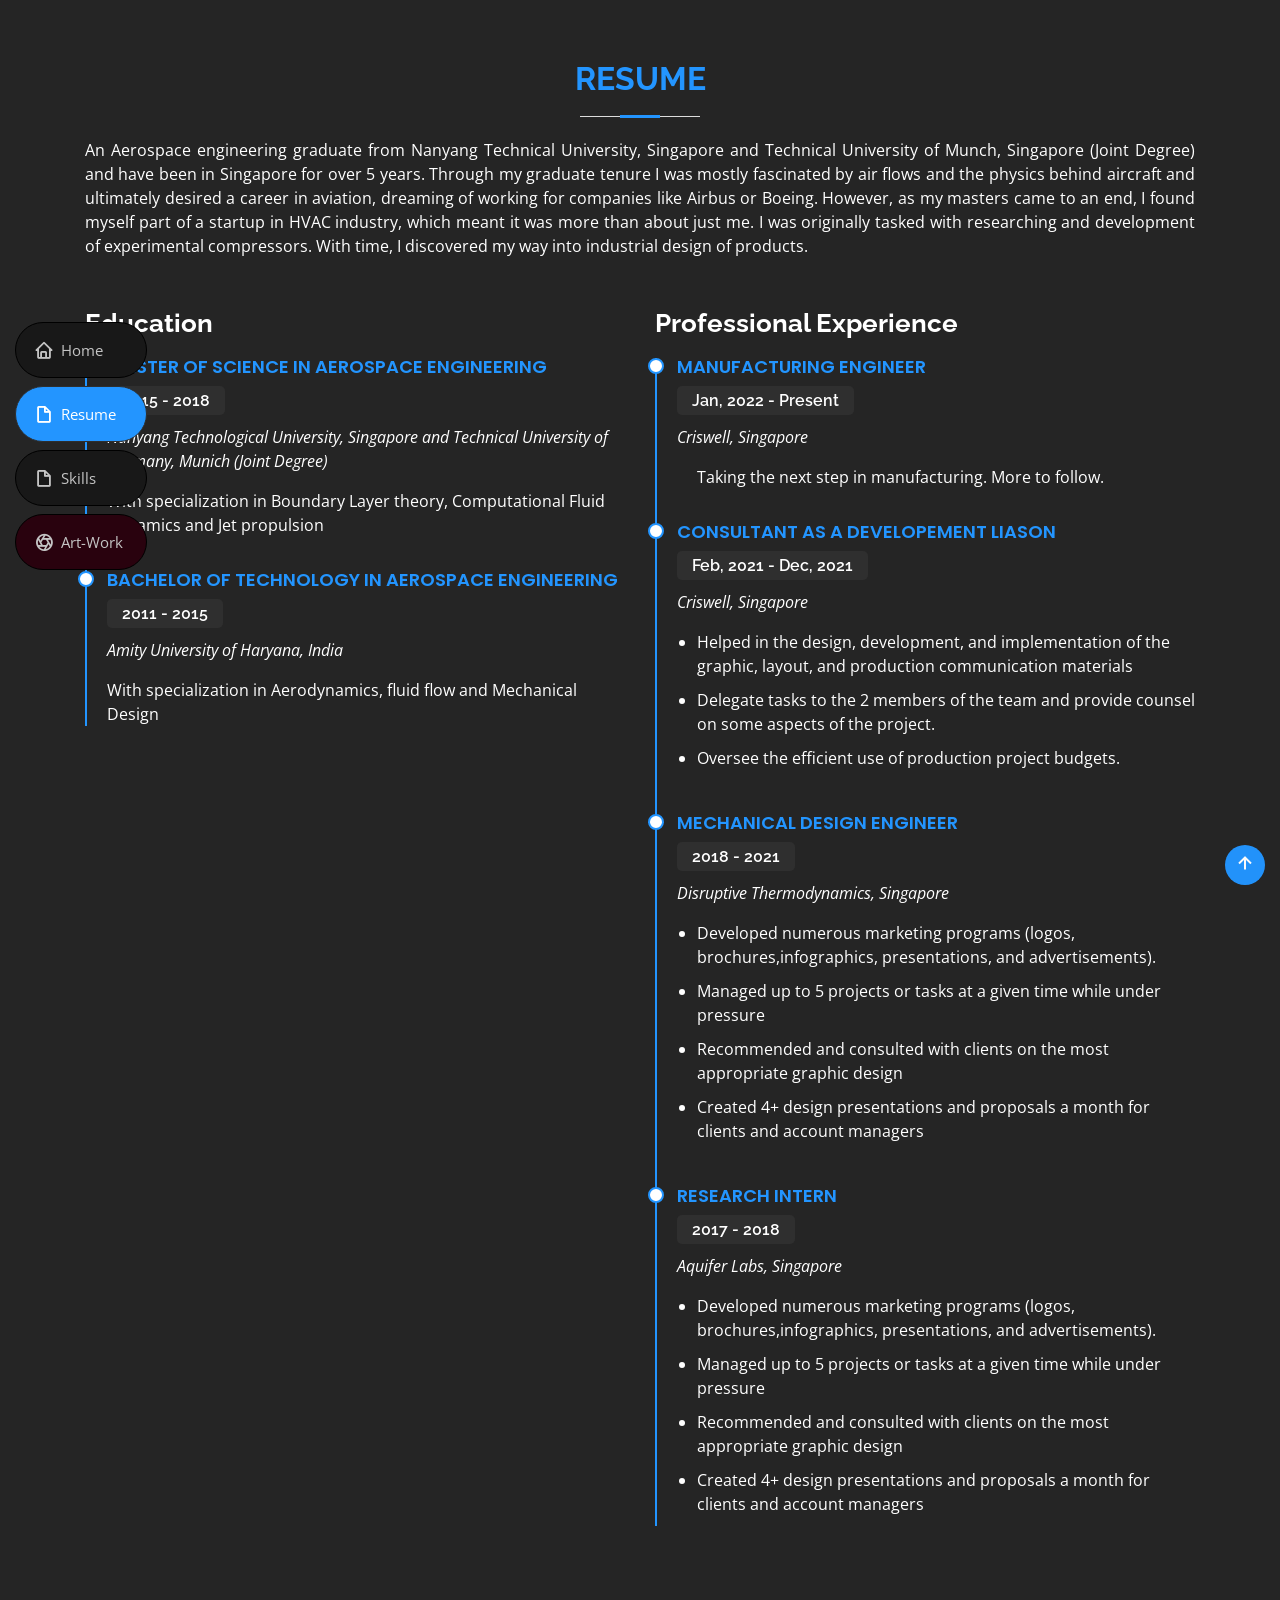
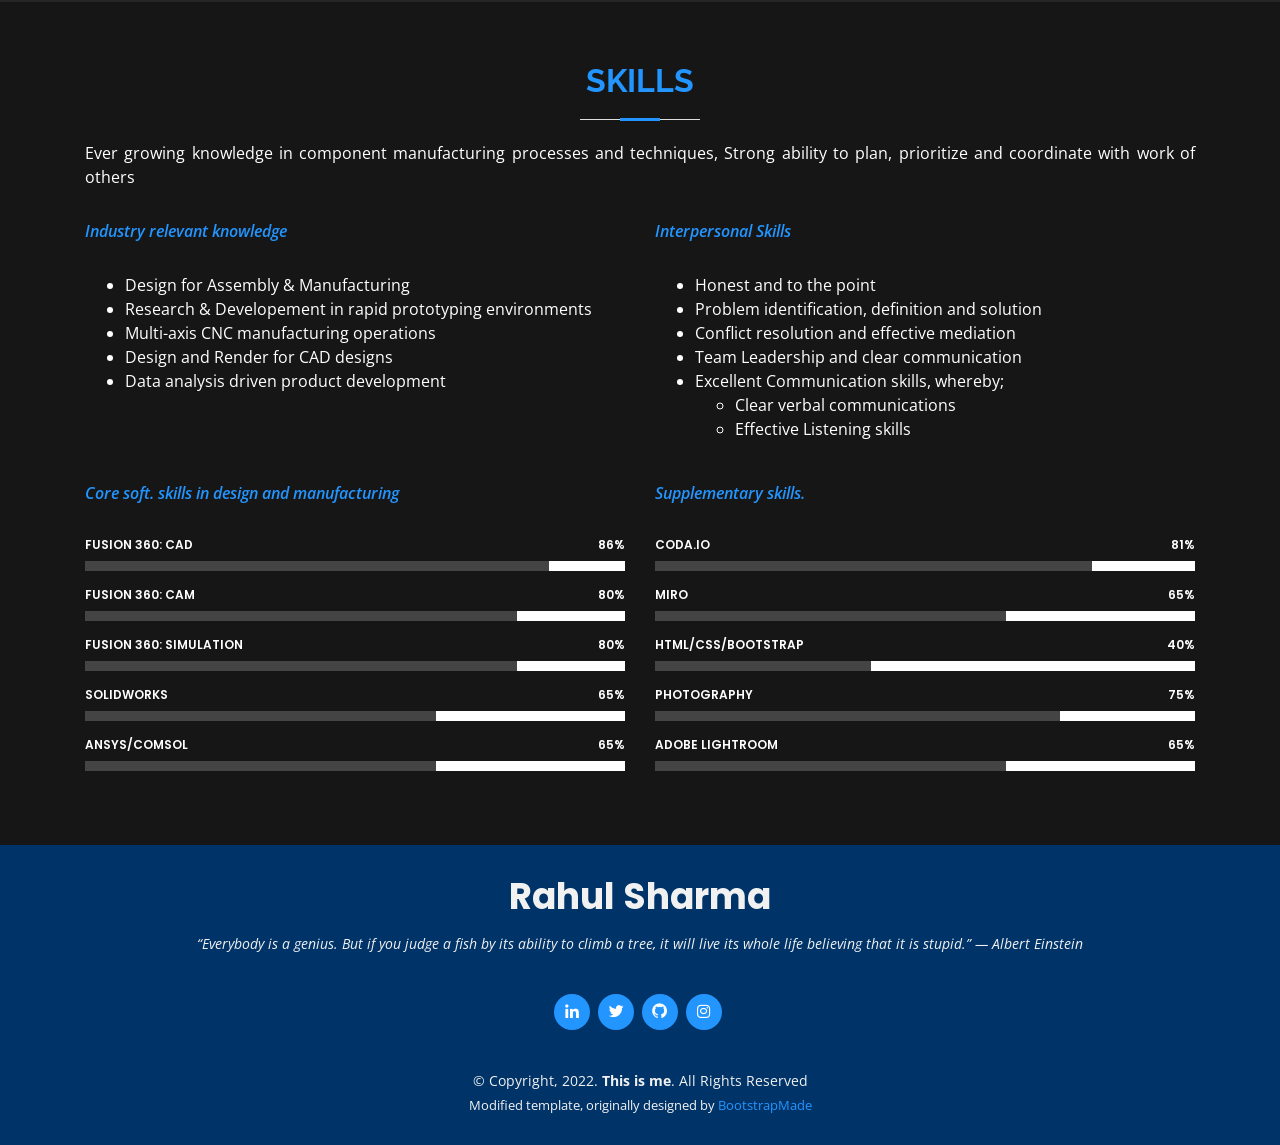
<file: resume.html>
<!DOCTYPE html>
<html lang="en">

<head>
  <meta charset="utf-8">
  <meta content="width=device-width, initial-scale=1.0" name="viewport">

  <title>This is me | Resume</title>
  <meta content="Personal Website" name="description">
  <meta content="HTML, CSS, JavaScript, Portfolio, Work, Photography, My work, Learning, Rahul" name="keywords">
  <meta content="Rahul Sharma" name="author">

  <!-- Cloudflare Web Analytics -->
  <script defer src='https://static.cloudflareinsights.com/beacon.min.js'
    data-cf-beacon='{"token": "698974c22c894425bd2ba58de06ae4e2"}'></script>
  <!-- End Cloudflare Web Analytics -->

  <!-- Global site tag (gtag.js) - Google Analytics -->
  <script async src="https://www.googletagmanager.com/gtag/js?id=G-GDB1FDJ98K"></script>
  <script>
    window.dataLayer = window.dataLayer || [];

    function gtag() {
      dataLayer.push(arguments);
    }
    gtag('js', new Date());

    gtag('config', 'G-GDB1FDJ98K');
  </script>

  <!-- Favicons -->
  <link href="assets/img/favicon.jpg" rel="icon">
  <link href="assets/img/apple-touch-icon.jpg" rel="apple-touch-icon">

  <!-- Google Fonts -->
  <link
    href="https://fonts.googleapis.com/css?family=Open+Sans:300,300i,400,400i,600,600i,700,700i|Raleway:300,300i,400,400i,500,500i,600,600i,700,700i|Poppins:300,300i,400,400i,500,500i,600,600i,700,700i"
    rel="stylesheet">

  <!-- Vendor CSS Files -->
  <link href="assets/vendor/bootstrap/css/bootstrap.min.css" rel="stylesheet">
  <link href="assets/vendor/icofont/icofont.min.css" rel="stylesheet">
  <link href="assets/vendor/boxicons/css/boxicons.min.css" rel="stylesheet">
  <link href="assets/vendor/venobox/venobox.css" rel="stylesheet">
  <link href="assets/vendor/owl.carousel/assets/owl.carousel.min.css" rel="stylesheet">
  <link href="assets/vendor/aos/aos.css" rel="stylesheet">

  <!-- Template Main CSS File -->
  <link href="assets/css/style.css" rel="stylesheet">

  <!-- =======================================================
  * Template Name: MyResume - v2.2.1
  * Template URL: https://bootstrapmade.com/free-html-bootstrap-template-my-resume/
  * Author: BootstrapMade.com
  * License: https://bootstrapmade.com/license/
  ======================================================== -->
</head>

<body>

  <!-- ======= Mobile nav toggle button ======= -->
  <button type="button" class="mobile-nav-toggle d-xl-none"><i class="icofont-navigation-menu"></i></button>

  <!-- ======= Header ======= -->
  <header id="header" class="d-flex flex-column justify-content-center">

    <nav class="nav-menu">
      <ul>
        <li><a href="https://rahulll.com"><i class="bx bx-home"></i> <span>Home</span></a></li>
        <li class="active"><a href="#resume"><i class="bx bx-file-blank"></i> <span>Resume</span></a></li>
        <li><a href="#skills"><i class="bx bx-file-blank"></i> <span>Skills</span></a></li>
        <li><a href="https://www.rahulsharma.xyz" target="_blank" class="photos"><i class="bx bx-aperture"></i>
            <span>Art-Work</span></a></li>
        <!--<li><a href="#services"><i class="bx bx-server"></i> <span>My Blog!</span></a></li>-->

      </ul>

    </nav><!-- .nav-menu -->

  </header><!-- End Header -->

  <main id="main">




    <!-- ======= Resume Section ======= -->
    <section id="resume" class="resume">
      <div class="container" data-aos="fade-up">

        <div class="section-title">
          <h2>Resume</h2>
          <p>An Aerospace engineering graduate from Nanyang Technical University, Singapore and Technical University of
            Munch, Singapore (Joint Degree) and have been in Singapore for over 5 years. Through my graduate tenure I
            was mostly fascinated by air flows and the physics behind aircraft and ultimately desired a career in
            aviation, dreaming of working for companies like Airbus or Boeing. However, as my masters came to an end, I
            found myself part of a startup in HVAC industry, which meant it was more than about just me. I was
            originally tasked with researching and development of experimental compressors. With time, I discovered my
            way into industrial design of products.</p>
        </div>

        <div class="row">
          <div class="col-lg-6">

            <h3 class="resume-title">Education</h3>
            <div class="resume-item">
              <h4>Master of Science in Aerospace Engineering</h4>
              <h5>2015 - 2018</h5>
              <p><em>Nanyang Technological University, Singapore and Technical University of Germany, Munich (Joint
                  Degree)</em></p>
              <p>With specialization in Boundary Layer theory, Computational Fluid Dynamics and Jet propulsion</p>
            </div>
            <div class="resume-item">
              <h4>Bachelor of Technology in Aerospace Engineering</h4>
              <h5>2011 - 2015</h5>
              <p><em>Amity University of Haryana, India</em></p>
              <p>With specialization in Aerodynamics, fluid flow and Mechanical Design</p>
            </div>
          </div>
          <div class="col-lg-6">
            <h3 class="resume-title">Professional Experience</h3>

            <div class="resume-item">
              <h4>Manufacturing Engineer</h4>
              <h5>Jan, 2022 - Present</h5>
              <p><em>Criswell, Singapore</em></p>
              <ul>
                Taking the next step in manufacturing. More to follow.
              </ul>
            </div>

            <div class="resume-item">
              <h4>Consultant as a Developement liason</h4>
              <h5>Feb, 2021 - Dec, 2021</h5>
              <p><em>Criswell, Singapore</em></p>
              <ul>
                <li>Helped in the design, development, and implementation of the graphic, layout, and production
                  communication materials</li>
                <li>Delegate tasks to the 2 members of the team and provide counsel on some aspects of the
                  project. </li>
                <li>Oversee the efficient use of production project budgets.</li>
              </ul>
            </div>

            <div class="resume-item">
              <h4>Mechanical Design engineer</h4>
              <h5>2018 - 2021</h5>
              <p><em>Disruptive Thermodynamics, Singapore</em></p>
              <ul>
                <li>Developed numerous marketing programs (logos, brochures,infographics, presentations, and
                  advertisements).</li>
                <li>Managed up to 5 projects or tasks at a given time while under pressure</li>
                <li>Recommended and consulted with clients on the most appropriate graphic design</li>
                <li>Created 4+ design presentations and proposals a month for clients and account managers</li>
              </ul>
            </div>

            <div class="resume-item">
              <h4>Research Intern</h4>
              <h5>2017 - 2018</h5>
              <p><em>Aquifer Labs, Singapore</em></p>
              <ul>
                <li>Developed numerous marketing programs (logos, brochures,infographics, presentations, and
                  advertisements).</li>
                <li>Managed up to 5 projects or tasks at a given time while under pressure</li>
                <li>Recommended and consulted with clients on the most appropriate graphic design</li>
                <li>Created 4+ design presentations and proposals a month for clients and account managers</li>
              </ul>
            </div>
          </div>
        </div>

      </div>
    </section><!-- End Resume Section -->

    <!-- ======= Skills Section ======= -->
    <section id="skills" class="skills section-bg">
      <div class="container" data-aos="fade-up">

        <div class="section-title">
          <h2>Skills</h2>
          <p>Ever growing knowledge in component manufacturing processes and techniques, Strong ability to plan,
            prioritize and coordinate with work of others</p>
        </div>

        <div class="row skills-content">

          <div class="col-lg-6">

            <div class="section-title">
              <p style="color: #2395ff; font-weight: 600; font-style: italic;">Industry relevant knowledge</p>
            </div>

            <div class="resume-item pb-0">
              <ul>
                <li>Design for Assembly & Manufacturing</li>
                <li>Research & Developement in rapid prototyping environments</li>
                <li>Multi-axis CNC manufacturing operations</li>
                <li>Design and Render for CAD designs</li>
                <li>Data analysis driven product development</li>
              </ul>
            </div>
          </div>

          <div class="col-lg-6">

            <div class="section-title">
              <p style="color: #2395ff; font-weight: 600; font-style: italic;">Interpersonal Skills</p>
            </div>

            <div class="resume-item pb-0">
              <ul>
                <li>Honest and to the point</li>
                <li>Problem identification, definition and solution</li>
                <li>Conflict resolution and effective mediation</li>
                <li>Team Leadership and clear communication</li>
                <li>Excellent Communication skills, whereby;
                  <ul>
                    <li>Clear verbal communications</li>
                    <li>Effective Listening skills</li>
                  </ul>
              </ul>
            </div>
          </div>
          <div class="col-lg-6">

            <div class="section-title">
              <br>
              <p style="color: #2395ff; font-weight: 600; font-style: italic;">Core soft. skills in design and
                manufacturing</p>
            </div>

            <div class="progress">
              <span class="skill">Fusion 360: CAD <i class="val">86%</i></span>
              <div class="progress-bar-wrap">
                <div class="progress-bar" role="progressbar" aria-valuenow="86" aria-valuemin="0" aria-valuemax="100">
                </div>
              </div>
            </div>

            <div class="progress">
              <span class="skill">Fusion 360: CAM <i class="val">80%</i></span>
              <div class="progress-bar-wrap">
                <div class="progress-bar" role="progressbar" aria-valuenow="80" aria-valuemin="0" aria-valuemax="100">
                </div>
              </div>
            </div>

            <div class="progress">
              <span class="skill">Fusion 360: Simulation <i class="val">80%</i></span>
              <div class="progress-bar-wrap">
                <div class="progress-bar" role="progressbar" aria-valuenow="80" aria-valuemin="0" aria-valuemax="100">
                </div>
              </div>
            </div>

            <div class="progress">
              <span class="skill">Solidworks <i class="val">65%</i></span>
              <div class="progress-bar-wrap">
                <div class="progress-bar" role="progressbar" aria-valuenow="65" aria-valuemin="0" aria-valuemax="100">
                </div>
              </div>
            </div>

            <div class="progress">
              <span class="skill">Ansys/Comsol <i class="val">65%</i></span>
              <div class="progress-bar-wrap">
                <div class="progress-bar" role="progressbar" aria-valuenow="65" aria-valuemin="0" aria-valuemax="100">
                </div>
              </div>
            </div>

          </div>

          <div class="col-lg-6">

            <div class="section-title">
              <br>
              <p style="color: #2395ff; font-weight: 600; font-style: italic;">Supplementary skills.</p>
            </div>

            <div class="progress">
              <span class="skill">Coda.io <i class="val">81%</i></span>
              <div class="progress-bar-wrap">
                <div class="progress-bar" role="progressbar" aria-valuenow="81" aria-valuemin="0" aria-valuemax="100">
                </div>
              </div>
            </div>

            <div class="progress">
              <span class="skill">Miro<i class="val">65%</i></span>
              <div class="progress-bar-wrap">
                <div class="progress-bar" role="progressbar" aria-valuenow="65" aria-valuemin="0" aria-valuemax="100">
                </div>
              </div>
            </div>

            <div class="progress">
              <span class="skill">HTML/CSS/Bootstrap <i class="val">40%</i></span>
              <div class="progress-bar-wrap">
                <div class="progress-bar" role="progressbar" aria-valuenow="40" aria-valuemin="0" aria-valuemax="100">
                </div>
              </div>
            </div>

            <div class="progress">
              <span class="skill">Photography <i class="val">75%</i></span>
              <div class="progress-bar-wrap">
                <div class="progress-bar" role="progressbar" aria-valuenow="75" aria-valuemin="0" aria-valuemax="100">
                </div>
              </div>
            </div>

            <div class="progress">
              <span class="skill">Adobe Lightroom <i class="val">65%</i></span>
              <div class="progress-bar-wrap">
                <div class="progress-bar" role="progressbar" aria-valuenow="65" aria-valuemin="0" aria-valuemax="100">
                </div>
              </div>
            </div>


          </div>

        </div>

      </div>
    </section><!-- End Skills Section -->
  </main><!-- End #main -->

  <!-- ======= Footer ======= -->
  <footer id="footer">
    <div class="container">
      <h3>Rahul Sharma</h3>
      <p>“Everybody is a genius. But if you judge a fish by its ability to climb a tree, it will live its whole life
        believing that it is stupid.” — Albert Einstein</p>
      <div class="social-links">
        <a href="https://www.linkedin.com/in/rahul-sha/" class="linkedin"><i class="bx bxl-linkedin"></i></a>
        <a href="https://twitter.com/xo_rahul" class="twitter"><i class="bx bxl-twitter"></i></a>
        <a href="https://github.com/rahul-sha" class="github" target="_blank"><i class="bx bxl-github"></i></a>
        <a href="https://www.instagram.com/xo_rahulll/" class="instagram"><i class="bx bxl-instagram"></i></a>

        <!--<a href="#" class="facebook"><i class="bx bxl-facebook"></i></a>
        <a href="#" class="google-plus"><i class="bx bxl-skype"></i></a>
        -->
      </div>
      <div class="copyright">
        &copy; Copyright, 2022. <strong><span>This is me</span></strong>. All Rights Reserved
      </div>

      <div class="credits">
        <!-- All the links in the footer should remain intact. -->
        <!-- You can delete the links only if you purchased the pro version. -->
        <!-- Licensing information: [license-url] -->
        <!-- Purchase the pro version with working PHP/AJAX contact form: https://bootstrapmade.com/free-html-bootstrap-template-my-resume/ -->
        Modified template, originally designed by <a href="https://bootstrapmade.com/">BootstrapMade</a>
      </div>
    </div>
  </footer><!-- End Footer -->

  <a href="#" class="back-to-top"><i class="bx bx-up-arrow-alt"></i></a>
  <div id="preloader"></div>

  <!-- Vendor JS Files -->
  <script src="assets/vendor/jquery/jquery.min.js"></script>
  <script src="assets/vendor/bootstrap/js/bootstrap.bundle.min.js"></script>
  <script src="assets/vendor/jquery.easing/jquery.easing.min.js"></script>
  <script src="assets/vendor/php-email-form/validate.js"></script>
  <script src="assets/vendor/waypoints/jquery.waypoints.min.js"></script>
  <script src="assets/vendor/counterup/counterup.min.js"></script>
  <script src="assets/vendor/isotope-layout/isotope.pkgd.min.js"></script>
  <script src="assets/vendor/venobox/venobox.min.js"></script>
  <script src="assets/vendor/owl.carousel/owl.carousel.min.js"></script>
  <script src="assets/vendor/typed.js/typed.min.js"></script>
  <script src="assets/vendor/aos/aos.js"></script>

  <!-- Template Main JS File -->
  <script src="assets/js/main.js"></script>

</body>

</html>
</file>
<file: assets/vendor/venobox/venobox.css>
.vbox-overlay *,.vbox-overlay *:before,.vbox-overlay *:after{-webkit-backface-visibility:hidden;-webkit-box-sizing:border-box;-moz-box-sizing:border-box;box-sizing:border-box}.vbox-overlay *{-webkit-backface-visibility:visible;backface-visibility:visible}.vbox-overlay{display:-webkit-flex;display:flex;-webkit-flex-direction:column;flex-direction:column;-webkit-justify-content:center;justify-content:center;-webkit-align-items:center;align-items:center;position:fixed;left:0;top:0;bottom:0;right:0;z-index:999999}.vbox-title{width:100%;height:40px;float:left;text-align:center;line-height:28px;font-size:12px;padding:6px 50px;overflow:hidden;position:fixed;display:none;left:0;z-index:89}.vbox-close{cursor:pointer;position:fixed;top:-1px;right:0;width:50px;height:40px;padding:6px;display:block;background-position:10px center;overflow:hidden;font-size:24px;line-height:1;text-align:center;z-index:99}.vbox-left{cursor:pointer;position:fixed;left:0;height:40px;overflow:hidden;line-height:28px;font-size:12px;z-index:99;display:flex;align-items:center}.vbox-num{display:inline-block;margin:6px 0 6px 15px}.vbox-share{line-height:28px;font-size:12px;overflow:hidden;position:fixed;left:0;z-index:98;display:flex;align-items:center;justify-content:center;width:100%;text-align:center}.vbox-share svg{max-height:28px;width:28px;z-index:10;margin-left:12px;margin-top:6px;margin-bottom:6px;vertical-align:middle}.vbox-next,.vbox-prev{position:fixed;top:50%;margin-top:-15px;overflow:hidden;cursor:pointer;display:block;width:45px;height:45px;z-index:99}.vbox-next span,.vbox-prev span{position:relative;width:20px;height:20px;border:2px solid transparent;border-top-color:#B6B6B6;border-right-color:#B6B6B6;text-indent:-100px;position:absolute;top:8px;display:block}.vbox-prev{left:15px}.vbox-next{right:15px}.vbox-prev span{left:10px;-ms-transform:rotate(-135deg);-webkit-transform:rotate(-135deg);transform:rotate(-135deg)}.vbox-next span{-ms-transform:rotate(45deg);-webkit-transform:rotate(45deg);transform:rotate(45deg);right:10px}.vbox-inline{width:420px;height:315px;height:70vh;padding:10px;background:#fff;margin:0 auto;overflow:auto;text-align:left}.venoframe{max-width:100%;width:100%;border:none;width:100%;height:260px;height:70vh}.venoframe.vbvid{height:260px}@media (min-width:768px){.venoframe,.vbox-inline{width:90%;height:360px;height:70vh}.venoframe.vbvid{width:640px;height:360px}}@media (min-width:992px){.venoframe,.vbox-inline{max-width:1200px;width:80%;height:540px;height:70vh}.venoframe.vbvid{width:960px;height:540px}}.vbox-open{overflow:hidden}.vbox-container{position:absolute;left:0;right:0;top:0;bottom:0;overflow-x:hidden;overflow-y:scroll;overflow-scrolling:touch;-webkit-overflow-scrolling:touch;z-index:20;max-height:100%}.vbox-content{text-align:center;float:left;width:100%;position:relative;overflow:hidden;padding:20px 4%}.vbox-container img{max-width:100%;height:auto}.vbox-figlio{box-shadow:0 0 12px rgba(0,0,0,.19),0 6px 6px rgba(0,0,0,.23);max-width:100%;text-align:initial}img.vbox-figlio{-webkit-user-select:none;-khtml-user-select:none;-moz-user-select:none;-o-user-select:none;user-select:none}.vbox-content.swipe-left{margin-left:-200px!important}.vbox-content.swipe-right{margin-left:200px!important}.vbox-animated{webkit-transition:margin 300ms ease-out;transition:margin 300ms ease-out}.sk-double-bounce,.sk-rotating-plane{width:40px;height:40px;margin:40px auto}.sk-rotating-plane{background-color:#333;-webkit-animation:sk-rotatePlane 1.2s infinite ease-in-out;animation:sk-rotatePlane 1.2s infinite ease-in-out}@-webkit-keyframes sk-rotatePlane{0%{-webkit-transform:perspective(120px) rotateX(0) rotateY(0);transform:perspective(120px) rotateX(0) rotateY(0)}50%{-webkit-transform:perspective(120px) rotateX(-180.1deg) rotateY(0);transform:perspective(120px) rotateX(-180.1deg) rotateY(0)}100%{-webkit-transform:perspective(120px) rotateX(-180deg) rotateY(-179.9deg);transform:perspective(120px) rotateX(-180deg) rotateY(-179.9deg)}}@keyframes sk-rotatePlane{0%{-webkit-transform:perspective(120px) rotateX(0) rotateY(0);transform:perspective(120px) rotateX(0) rotateY(0)}50%{-webkit-transform:perspective(120px) rotateX(-180.1deg) rotateY(0);transform:perspective(120px) rotateX(-180.1deg) rotateY(0)}100%{-webkit-transform:perspective(120px) rotateX(-180deg) rotateY(-179.9deg);transform:perspective(120px) rotateX(-180deg) rotateY(-179.9deg)}}.sk-double-bounce{position:relative}.sk-double-bounce .sk-child{width:100%;height:100%;border-radius:50%;background-color:#333;opacity:.6;position:absolute;top:0;left:0;-webkit-animation:sk-doubleBounce 2s infinite ease-in-out;animation:sk-doubleBounce 2s infinite ease-in-out}.sk-chasing-dots .sk-child,.sk-spinner-pulse,.sk-three-bounce .sk-child{background-color:#333;border-radius:100%}.sk-double-bounce .sk-double-bounce2{-webkit-animation-delay:-1s;animation-delay:-1s}@-webkit-keyframes sk-doubleBounce{0%,100%{-webkit-transform:scale(0);transform:scale(0)}50%{-webkit-transform:scale(1);transform:scale(1)}}@keyframes sk-doubleBounce{0%,100%{-webkit-transform:scale(0);transform:scale(0)}50%{-webkit-transform:scale(1);transform:scale(1)}}.sk-wave{margin:40px auto;width:50px;height:40px;text-align:center;font-size:10px}.sk-wave .sk-rect{background-color:#333;height:100%;width:6px;display:inline-block;-webkit-animation:sk-waveStretchDelay 1.2s infinite ease-in-out;animation:sk-waveStretchDelay 1.2s infinite ease-in-out}.sk-wave .sk-rect1{-webkit-animation-delay:-1.2s;animation-delay:-1.2s}.sk-wave .sk-rect2{-webkit-animation-delay:-1.1s;animation-delay:-1.1s}.sk-wave .sk-rect3{-webkit-animation-delay:-1s;animation-delay:-1s}.sk-wave .sk-rect4{-webkit-animation-delay:-.9s;animation-delay:-.9s}.sk-wave .sk-rect5{-webkit-animation-delay:-.8s;animation-delay:-.8s}@-webkit-keyframes sk-waveStretchDelay{0%,100%,40%{-webkit-transform:scaleY(.4);transform:scaleY(.4)}20%{-webkit-transform:scaleY(1);transform:scaleY(1)}}@keyframes sk-waveStretchDelay{0%,100%,40%{-webkit-transform:scaleY(.4);transform:scaleY(.4)}20%{-webkit-transform:scaleY(1);transform:scaleY(1)}}.sk-wandering-cubes{margin:40px auto;width:40px;height:40px;position:relative}.sk-wandering-cubes .sk-cube{background-color:#333;width:10px;height:10px;position:absolute;top:0;left:0;-webkit-animation:sk-wanderingCube 1.8s ease-in-out -1.8s infinite both;animation:sk-wanderingCube 1.8s ease-in-out -1.8s infinite both}.sk-chasing-dots,.sk-spinner-pulse{width:40px;height:40px;margin:40px auto}.sk-wandering-cubes .sk-cube2{-webkit-animation-delay:-.9s;animation-delay:-.9s}@-webkit-keyframes sk-wanderingCube{0%{-webkit-transform:rotate(0);transform:rotate(0)}25%{-webkit-transform:translateX(30px) rotate(-90deg) scale(.5);transform:translateX(30px) rotate(-90deg) scale(.5)}50%{-webkit-transform:translateX(30px) translateY(30px) rotate(-179deg);transform:translateX(30px) translateY(30px) rotate(-179deg)}50.1%{-webkit-transform:translateX(30px) translateY(30px) rotate(-180deg);transform:translateX(30px) translateY(30px) rotate(-180deg)}75%{-webkit-transform:translateX(0) translateY(30px) rotate(-270deg) scale(.5);transform:translateX(0) translateY(30px) rotate(-270deg) scale(.5)}100%{-webkit-transform:rotate(-360deg);transform:rotate(-360deg)}}@keyframes sk-wanderingCube{0%{-webkit-transform:rotate(0);transform:rotate(0)}25%{-webkit-transform:translateX(30px) rotate(-90deg) scale(.5);transform:translateX(30px) rotate(-90deg) scale(.5)}50%{-webkit-transform:translateX(30px) translateY(30px) rotate(-179deg);transform:translateX(30px) translateY(30px) rotate(-179deg)}50.1%{-webkit-transform:translateX(30px) translateY(30px) rotate(-180deg);transform:translateX(30px) translateY(30px) rotate(-180deg)}75%{-webkit-transform:translateX(0) translateY(30px) rotate(-270deg) scale(.5);transform:translateX(0) translateY(30px) rotate(-270deg) scale(.5)}100%{-webkit-transform:rotate(-360deg);transform:rotate(-360deg)}}.sk-spinner-pulse{-webkit-animation:sk-pulseScaleOut 1s infinite ease-in-out;animation:sk-pulseScaleOut 1s infinite ease-in-out}@-webkit-keyframes sk-pulseScaleOut{0%{-webkit-transform:scale(0);transform:scale(0)}100%{-webkit-transform:scale(1);transform:scale(1);opacity:0}}@keyframes sk-pulseScaleOut{0%{-webkit-transform:scale(0);transform:scale(0)}100%{-webkit-transform:scale(1);transform:scale(1);opacity:0}}.sk-chasing-dots{position:relative;text-align:center;-webkit-animation:sk-chasingDotsRotate 2s infinite linear;animation:sk-chasingDotsRotate 2s infinite linear}.sk-chasing-dots .sk-child{width:60%;height:60%;display:inline-block;position:absolute;top:0;-webkit-animation:sk-chasingDotsBounce 2s infinite ease-in-out;animation:sk-chasingDotsBounce 2s infinite ease-in-out}.sk-chasing-dots .sk-dot2{top:auto;bottom:0;-webkit-animation-delay:-1s;animation-delay:-1s}@-webkit-keyframes sk-chasingDotsRotate{100%{-webkit-transform:rotate(360deg);transform:rotate(360deg)}}@keyframes sk-chasingDotsRotate{100%{-webkit-transform:rotate(360deg);transform:rotate(360deg)}}@-webkit-keyframes sk-chasingDotsBounce{0%,100%{-webkit-transform:scale(0);transform:scale(0)}50%{-webkit-transform:scale(1);transform:scale(1)}}@keyframes sk-chasingDotsBounce{0%,100%{-webkit-transform:scale(0);transform:scale(0)}50%{-webkit-transform:scale(1);transform:scale(1)}}.sk-three-bounce{margin:40px auto;width:80px;text-align:center}.sk-three-bounce .sk-child{width:20px;height:20px;display:inline-block;-webkit-animation:sk-three-bounce 1.4s ease-in-out 0s infinite both;animation:sk-three-bounce 1.4s ease-in-out 0s infinite both}.sk-circle .sk-child:before,.sk-fading-circle .sk-circle:before{display:block;border-radius:100%;content:'';background-color:#333}.sk-three-bounce .sk-bounce1{-webkit-animation-delay:-.32s;animation-delay:-.32s}.sk-three-bounce .sk-bounce2{-webkit-animation-delay:-.16s;animation-delay:-.16s}@-webkit-keyframes sk-three-bounce{0%,100%,80%{-webkit-transform:scale(0);transform:scale(0)}40%{-webkit-transform:scale(1);transform:scale(1)}}@keyframes sk-three-bounce{0%,100%,80%{-webkit-transform:scale(0);transform:scale(0)}40%{-webkit-transform:scale(1);transform:scale(1)}}.sk-circle{margin:40px auto;width:40px;height:40px;position:relative}.sk-circle .sk-child{width:100%;height:100%;position:absolute;left:0;top:0}.sk-circle .sk-child:before{margin:0 auto;width:15%;height:15%;-webkit-animation:sk-circleBounceDelay 1.2s infinite ease-in-out both;animation:sk-circleBounceDelay 1.2s infinite ease-in-out both}.sk-circle .sk-circle2{-webkit-transform:rotate(30deg);-ms-transform:rotate(30deg);transform:rotate(30deg)}.sk-circle .sk-circle3{-webkit-transform:rotate(60deg);-ms-transform:rotate(60deg);transform:rotate(60deg)}.sk-circle .sk-circle4{-webkit-transform:rotate(90deg);-ms-transform:rotate(90deg);transform:rotate(90deg)}.sk-circle .sk-circle5{-webkit-transform:rotate(120deg);-ms-transform:rotate(120deg);transform:rotate(120deg)}.sk-circle .sk-circle6{-webkit-transform:rotate(150deg);-ms-transform:rotate(150deg);transform:rotate(150deg)}.sk-circle .sk-circle7{-webkit-transform:rotate(180deg);-ms-transform:rotate(180deg);transform:rotate(180deg)}.sk-circle .sk-circle8{-webkit-transform:rotate(210deg);-ms-transform:rotate(210deg);transform:rotate(210deg)}.sk-circle .sk-circle9{-webkit-transform:rotate(240deg);-ms-transform:rotate(240deg);transform:rotate(240deg)}.sk-circle .sk-circle10{-webkit-transform:rotate(270deg);-ms-transform:rotate(270deg);transform:rotate(270deg)}.sk-circle .sk-circle11{-webkit-transform:rotate(300deg);-ms-transform:rotate(300deg);transform:rotate(300deg)}.sk-circle .sk-circle12{-webkit-transform:rotate(330deg);-ms-transform:rotate(330deg);transform:rotate(330deg)}.sk-circle .sk-circle2:before{-webkit-animation-delay:-1.1s;animation-delay:-1.1s}.sk-circle .sk-circle3:before{-webkit-animation-delay:-1s;animation-delay:-1s}.sk-circle .sk-circle4:before{-webkit-animation-delay:-.9s;animation-delay:-.9s}.sk-circle .sk-circle5:before{-webkit-animation-delay:-.8s;animation-delay:-.8s}.sk-circle .sk-circle6:before{-webkit-animation-delay:-.7s;animation-delay:-.7s}.sk-circle .sk-circle7:before{-webkit-animation-delay:-.6s;animation-delay:-.6s}.sk-circle .sk-circle8:before{-webkit-animation-delay:-.5s;animation-delay:-.5s}.sk-circle .sk-circle9:before{-webkit-animation-delay:-.4s;animation-delay:-.4s}.sk-circle .sk-circle10:before{-webkit-animation-delay:-.3s;animation-delay:-.3s}.sk-circle .sk-circle11:before{-webkit-animation-delay:-.2s;animation-delay:-.2s}.sk-circle .sk-circle12:before{-webkit-animation-delay:-.1s;animation-delay:-.1s}@-webkit-keyframes sk-circleBounceDelay{0%,100%,80%{-webkit-transform:scale(0);transform:scale(0)}40%{-webkit-transform:scale(1);transform:scale(1)}}@keyframes sk-circleBounceDelay{0%,100%,80%{-webkit-transform:scale(0);transform:scale(0)}40%{-webkit-transform:scale(1);transform:scale(1)}}.sk-cube-grid{width:40px;height:40px;margin:40px auto}.sk-cube-grid .sk-cube{width:33.33%;height:33.33%;background-color:#333;float:left;-webkit-animation:sk-cubeGridScaleDelay 1.3s infinite ease-in-out;animation:sk-cubeGridScaleDelay 1.3s infinite ease-in-out}.sk-cube-grid .sk-cube1{-webkit-animation-delay:.2s;animation-delay:.2s}.sk-cube-grid .sk-cube2{-webkit-animation-delay:.3s;animation-delay:.3s}.sk-cube-grid .sk-cube3{-webkit-animation-delay:.4s;animation-delay:.4s}.sk-cube-grid .sk-cube4{-webkit-animation-delay:.1s;animation-delay:.1s}.sk-cube-grid .sk-cube5{-webkit-animation-delay:.2s;animation-delay:.2s}.sk-cube-grid .sk-cube6{-webkit-animation-delay:.3s;animation-delay:.3s}.sk-cube-grid .sk-cube7{-webkit-animation-delay:0ms;animation-delay:0ms}.sk-cube-grid .sk-cube8{-webkit-animation-delay:.1s;animation-delay:.1s}.sk-cube-grid .sk-cube9{-webkit-animation-delay:.2s;animation-delay:.2s}@-webkit-keyframes sk-cubeGridScaleDelay{0%,100%,70%{-webkit-transform:scale3D(1,1,1);transform:scale3D(1,1,1)}35%{-webkit-transform:scale3D(0,0,1);transform:scale3D(0,0,1)}}@keyframes sk-cubeGridScaleDelay{0%,100%,70%{-webkit-transform:scale3D(1,1,1);transform:scale3D(1,1,1)}35%{-webkit-transform:scale3D(0,0,1);transform:scale3D(0,0,1)}}.sk-fading-circle{margin:40px auto;width:40px;height:40px;position:relative}.sk-fading-circle .sk-circle{width:100%;height:100%;position:absolute;left:0;top:0}.sk-fading-circle .sk-circle:before{margin:0 auto;width:15%;height:15%;-webkit-animation:sk-circleFadeDelay 1.2s infinite ease-in-out both;animation:sk-circleFadeDelay 1.2s infinite ease-in-out both}.sk-fading-circle .sk-circle2{-webkit-transform:rotate(30deg);-ms-transform:rotate(30deg);transform:rotate(30deg)}.sk-fading-circle .sk-circle3{-webkit-transform:rotate(60deg);-ms-transform:rotate(60deg);transform:rotate(60deg)}.sk-fading-circle .sk-circle4{-webkit-transform:rotate(90deg);-ms-transform:rotate(90deg);transform:rotate(90deg)}.sk-fading-circle .sk-circle5{-webkit-transform:rotate(120deg);-ms-transform:rotate(120deg);transform:rotate(120deg)}.sk-fading-circle .sk-circle6{-webkit-transform:rotate(150deg);-ms-transform:rotate(150deg);transform:rotate(150deg)}.sk-fading-circle .sk-circle7{-webkit-transform:rotate(180deg);-ms-transform:rotate(180deg);transform:rotate(180deg)}.sk-fading-circle .sk-circle8{-webkit-transform:rotate(210deg);-ms-transform:rotate(210deg);transform:rotate(210deg)}.sk-fading-circle .sk-circle9{-webkit-transform:rotate(240deg);-ms-transform:rotate(240deg);transform:rotate(240deg)}.sk-fading-circle .sk-circle10{-webkit-transform:rotate(270deg);-ms-transform:rotate(270deg);transform:rotate(270deg)}.sk-fading-circle .sk-circle11{-webkit-transform:rotate(300deg);-ms-transform:rotate(300deg);transform:rotate(300deg)}.sk-fading-circle .sk-circle12{-webkit-transform:rotate(330deg);-ms-transform:rotate(330deg);transform:rotate(330deg)}.sk-fading-circle .sk-circle2:before{-webkit-animation-delay:-1.1s;animation-delay:-1.1s}.sk-fading-circle .sk-circle3:before{-webkit-animation-delay:-1s;animation-delay:-1s}.sk-fading-circle .sk-circle4:before{-webkit-animation-delay:-.9s;animation-delay:-.9s}.sk-fading-circle .sk-circle5:before{-webkit-animation-delay:-.8s;animation-delay:-.8s}.sk-fading-circle .sk-circle6:before{-webkit-animation-delay:-.7s;animation-delay:-.7s}.sk-fading-circle .sk-circle7:before{-webkit-animation-delay:-.6s;animation-delay:-.6s}.sk-fading-circle .sk-circle8:before{-webkit-animation-delay:-.5s;animation-delay:-.5s}.sk-fading-circle .sk-circle9:before{-webkit-animation-delay:-.4s;animation-delay:-.4s}.sk-fading-circle .sk-circle10:before{-webkit-animation-delay:-.3s;animation-delay:-.3s}.sk-fading-circle .sk-circle11:before{-webkit-animation-delay:-.2s;animation-delay:-.2s}.sk-fading-circle .sk-circle12:before{-webkit-animation-delay:-.1s;animation-delay:-.1s}@-webkit-keyframes sk-circleFadeDelay{0%,100%,39%{opacity:0}40%{opacity:1}}@keyframes sk-circleFadeDelay{0%,100%,39%{opacity:0}40%{opacity:1}}.sk-folding-cube{margin:40px auto;width:40px;height:40px;position:relative;-webkit-transform:rotateZ(45deg);transform:rotateZ(45deg)}.sk-folding-cube .sk-cube{float:left;width:50%;height:50%;position:relative;-webkit-transform:scale(1.1);-ms-transform:scale(1.1);transform:scale(1.1)}.sk-folding-cube .sk-cube:before{content:'';position:absolute;top:0;left:0;width:100%;height:100%;background-color:#333;-webkit-animation:sk-foldCubeAngle 2.4s infinite linear both;animation:sk-foldCubeAngle 2.4s infinite linear both;-webkit-transform-origin:100% 100%;-ms-transform-origin:100% 100%;transform-origin:100% 100%}.sk-folding-cube .sk-cube2{-webkit-transform:scale(1.1) rotateZ(90deg);transform:scale(1.1) rotateZ(90deg)}.sk-folding-cube .sk-cube3{-webkit-transform:scale(1.1) rotateZ(180deg);transform:scale(1.1) rotateZ(180deg)}.sk-folding-cube .sk-cube4{-webkit-transform:scale(1.1) rotateZ(270deg);transform:scale(1.1) rotateZ(270deg)}.sk-folding-cube .sk-cube2:before{-webkit-animation-delay:.3s;animation-delay:.3s}.sk-folding-cube .sk-cube3:before{-webkit-animation-delay:.6s;animation-delay:.6s}.sk-folding-cube .sk-cube4:before{-webkit-animation-delay:.9s;animation-delay:.9s}@-webkit-keyframes sk-foldCubeAngle{0%,10%{-webkit-transform:perspective(140px) rotateX(-180deg);transform:perspective(140px) rotateX(-180deg);opacity:0}25%,75%{-webkit-transform:perspective(140px) rotateX(0);transform:perspective(140px) rotateX(0);opacity:1}100%,90%{-webkit-transform:perspective(140px) rotateY(180deg);transform:perspective(140px) rotateY(180deg);opacity:0}}@keyframes sk-foldCubeAngle{0%,10%{-webkit-transform:perspective(140px) rotateX(-180deg);transform:perspective(140px) rotateX(-180deg);opacity:0}25%,75%{-webkit-transform:perspective(140px) rotateX(0);transform:perspective(140px) rotateX(0);opacity:1}100%,90%{-webkit-transform:perspective(140px) rotateY(180deg);transform:perspective(140px) rotateY(180deg);opacity:0}}
</file>
<file: assets/css/style.css>
body{font-family:"Open Sans",sans-serif;color:#242424}a{color:#2395ff}a:hover{color:#067ded;text-decoration:none}h1,h2,h3,h4,h5,h6{font-family:Raleway,sans-serif}.back-to-top{position:fixed;display:none;width:40px;height:40px;border-radius:50px;right:15px;bottom:15px;background:#2395ff;color:#fff;transition:display .5s ease-in-out;z-index:99999}.back-to-top i{font-size:24px;position:absolute;top:7px;left:8px}.back-to-top:hover{color:#fff;background:#0678e3;transition:background .2s ease-in-out}#preloader{position:fixed;top:0;left:0;right:0;bottom:0;z-index:9999;overflow:hidden;background:#000}#preloader:before{content:"";position:fixed;top:calc(50% - 30px);left:calc(50% - 30px);border:6px solid #2395ff;border-top-color:#000;border-bottom-color:#000;border-radius:50%;width:60px;height:60px;-webkit-animation:animate-preloader 1s linear infinite;animation:animate-preloader 1s linear infinite}@-webkit-keyframes animate-preloader{0%{transform:rotate(0)}100%{transform:rotate(360deg)}}@keyframes animate-preloader{0%{transform:rotate(0)}100%{transform:rotate(360deg)}}@media screen and (max-width:768px){[data-aos-delay]{transition-delay:0!important}}::-webkit-scrollbar{width:6px;height:6px;background-color:#000}::-webkit-scrollbar-thumb{height:50px;background-color:#696969;--outline:1px solid rgba(0, 0, 0, 0);--outline-offset:-1px;border-width:1px;border-style:solid;border-color:transparent;border-image:initial;border-radius:4px}::-webkit-scrollbar-track-piece{background-color:rgba(0,0,0,0)}#header{position:fixed;top:0;left:0;bottom:0;z-index:9997;transition:all .5s;padding:15px;overflow-y:auto}@media (max-width:992px){#header{width:200px;background:rgba(36,36,36,.89);border-right:1px solid #000;left:-300px}}@media (min-width:992px){#main{margin-left:0}}.nav-menu *{margin:0;padding:0;list-style:none}.nav-menu>ul>li{position:relative;white-space:nowrap}.nav-menu a{display:flex;align-items:center;color:#c4c4c4;padding:10px 18px;margin-bottom:8px;transition:.3s;font-size:15px;border-radius:50px;background:#181818;height:56px;width:100%;overflow:hidden;transition:.3s;border:#000 1px solid}.nav-menu a i{font-size:20px}.nav-menu a span{padding:0 5px 0 7px;color:#c4c4c4}.nav-menu .active>a{color:#fff;background:#2395ff;border:#2e2e2e 1px solid}.nav-menu a:hover,.nav-menu li:hover>a{color:#fff;background:#2395ff;border:#000 1px solid}.nav-menu .active>a span,.nav-menu a:hover span,.nav-menu li:hover>a span{color:#fff}.nav-menu a:hover,.nav-menu li:hover>a{width:100%;color:#fff}.nav-menu a:hover span,.nav-menu li:hover>a span{display:block}.nav-menu .photos{background-color:#29020e}.nav-menu .photos:hover{background-color:#29020e;background-image:url(/assets/img/photography.png);background-size:cover}.nav-menu .nostalgia{background-color:#474747}.nav-menu .nostalgia:hover{background-color:#29020e;background-image:url(/assets/img/nostalgia.png);background-size:cover}.mobile-nav-toggle{position:fixed;right:15px;top:15px;z-index:9998;border:0;background:0 0;font-size:24px;transition:all .4s;outline:0!important;line-height:1;cursor:pointer;text-align:right}.mobile-nav-toggle i{color:#979797}.mobile-nav-active{overflow:auto}.mobile-nav-active #header{left:0}.mobile-nav-active .mobile-nav-toggle i{color:#2485e0}#hero{width:100%;height:100vh;background:url(../img/hero-bg.webp) top right no-repeat;background-size:cover;position:relative}@media (min-width:992px){#hero{padding-left:160px}}#hero:before{content:"";background:rgba(70,70,70,.527);position:absolute;bottom:0;top:0;left:0;right:0}#hero h1{margin:0;font-size:64px;font-weight:700;line-height:56px;color:#fff}#hero p{color:#fff;margin:15px 0 0 0;font-size:26px;font-family:Poppins,sans-serif}#hero p span{color:#0084ff;background-color:rgba(0,0,0,.884);letter-spacing:1px}#hero .social-links{margin-top:30px}#hero .social-links a{font-size:24px;display:inline-block;color:#d4d4d4;line-height:1;margin-right:20px;transition:.3s}#hero .social-links a:hover{color:#2395ff;background-color:rgba(0,0,0,.432)}@media (max-width:992px){#hero{text-align:center}#hero h1{font-size:32px;line-height:36px}#hero p{margin-top:10px;font-size:20px;line-height:24px}}section{padding:60px 0;overflow:hidden}.section-title{text-align:center;padding-bottom:30px}.section-title h2{font-size:32px;font-weight:700;text-transform:uppercase;margin-bottom:20px;padding-bottom:20px;position:relative;color:#2395ff}.section-title h2::before{content:"";position:absolute;display:block;width:120px;height:1px;background:#ddd;bottom:1px;left:calc(50% - 60px)}.section-title h2::after{content:"";position:absolute;display:block;width:40px;height:3px;background:#2395ff;bottom:0;left:calc(50% - 20px)}.section-title p{margin-bottom:0;text-align:justify}.about{background-color:#252525;color:#fff}.about .content h3{font-weight:700;font-size:26px;color:#fff}.about .content ul{list-style:none;padding:0}.about .content ul li{padding-bottom:10px}.about .content ul i{font-size:20px;padding-right:2px;color:#2395ff}.about .content p:last-child{margin-bottom:0}.skills{background-color:#161616;color:#fff}.skills .progress{height:50px;display:block;background:0 0}.skills .progress .skill{padding:10px 0;margin:0 0 6px 0;text-transform:uppercase;display:block;font-weight:600;font-family:Poppins,sans-serif;color:#fff}.skills .progress .skill .val{float:right;font-style:normal}.skills .progress-bar-wrap{background:#fff}.skills .progress-bar{width:1px;height:10px;transition:.9s;background-color:#444}.resume{background-color:#252525;color:#fff}.resume .resume-title{font-size:26px;font-weight:700;margin-top:20px;margin-bottom:20px;color:#fff}.resume .resume-item{padding:0 0 20px 20px;margin-top:-2px;border-left:2px solid #2395ff;position:relative}.resume .resume-item h4{line-height:18px;font-size:18px;font-weight:600;text-transform:uppercase;font-family:Poppins,sans-serif;color:#2395ff;margin-bottom:10px}.resume .resume-item h5{font-size:16px;background:#333333c0;border-radius:5px;padding:5px 15px;display:inline-block;font-weight:600;margin-bottom:10px}.resume .resume-item ul{padding-left:20px}.resume .resume-item ul li{padding-bottom:10px}.resume .resume-item:last-child{padding-bottom:0}.resume .resume-item::before{content:"";position:absolute;width:16px;height:16px;border-radius:50px;left:-9px;top:0;background:#fff;border:2px solid #2395ff}.portfolio{background-color:#202020;color:#fff}#portfolio .section-title p,#portfolio .section-title ul{margin-top:10px;text-align:justify}.portfolio .portfolio-item{margin-bottom:30px}.portfolio #portfolio-flters{padding:0;margin:0 auto 25px auto;list-style:none;text-align:center;background:rgba(255,255,255,0);border-radius:10px;padding:2px 15px}.portfolio #portfolio-flters li{cursor:pointer;display:inline-block;padding:10px 15px;font-size:16px;font-weight:600;line-height:1;text-transform:capitalize;color:#272829;margin-bottom:5px;transition:all .3s ease-in-out;border:#000 1px solid;border-radius:5px;background-color:#fff}.portfolio #portfolio-flters li.filter-active,.portfolio #portfolio-flters li:hover{color:#5db1ff;background-color:#001d38}.portfolio #portfolio-flters li:last-child{margin-right:0}.portfolio-wrap h4{padding-left:5px;padding-top:10px;padding-bottom:5px;border-bottom:#b3b3b36e 1px dashed;font-size:larger}.portfolio-wrap p{padding-top:1px;padding-left:5px;padding-right:5px;font-size:15px;text-align:justify}.portfolio-wrap li{font-size:15px}.portfolio .portfolio-wrap{transition:.3s;position:relative;overflow:hidden;z-index:1;background:#014483d2;border:#0000007e 1px solid;border-radius:5px}.portfolio img{z-index:-1}.portfolio .filter-mnfg .portfolio-wrap{background:#0000009f;border:#00adfd81 solid 1px;color:#fff}.portfolio .filter-prd-dsn .portfolio-wrap{background:#3131319f;border:#a701bd86 solid 1px;color:#e9e9e9}.portfolio .filter-rnd .portfolio-wrap{background:#0000009f;border:#01bd9486 solid 1px;color:#fff}.portfolio .filter-tnv .portfolio-wrap{background:#2b2b2b9f;border:#bd010186 solid 1px;color:#fff}.portfolio .portfolio-wrap:hover{border:#fff 1px solid;background-size:contain;transform:scale(1.02)}.portfolio .portfolio-wrap::before{content:"";background:rgba(255,255,255,.7);position:absolute;left:30px;right:30px;top:30px;bottom:30px;transition:all ease-in-out .3s;z-index:2;opacity:0}.portfolio .col-lg-4,.portfolio .col-md-6{position:relative;width:100%;padding-right:5px;padding-left:5px}.portfolio .portfolio-wrap .portfolio-info{opacity:0;position:absolute;top:0;left:0;right:0;bottom:0;text-align:center;z-index:3;transition:all ease-in-out .3s;display:flex;flex-direction:column;justify-content:center;align-items:center}.portfolio .portfolio-wrap .portfolio-info::before{display:block;content:"";width:48px;height:48px;position:absolute;top:35px;left:35px;border-top:3px solid #d7dce1;border-left:3px solid #d7dce1;transition:all .5s ease 0s;z-index:9994}.portfolio .portfolio-wrap .portfolio-info::after{display:block;content:"";width:48px;height:48px;position:absolute;bottom:35px;right:35px;border-bottom:3px solid #d7dce1;border-right:3px solid #d7dce1;transition:all .5s ease 0s;z-index:9994}.portfolio .portfolio-wrap .portfolio-info h4{font-size:20px;color:#45505b;font-weight:600}.portfolio .portfolio-wrap .portfolio-info p{color:#45505b;font-size:14px;text-transform:uppercase;padding:0;margin:0}.portfolio .portfolio-wrap .portfolio-links{text-align:center;z-index:4}.portfolio .portfolio-wrap .portfolio-links a{color:#45505b;margin:0 2px;font-size:28px;display:inline-block;transition:.3s}.portfolio .portfolio-wrap .portfolio-links a:hover{color:#148af9}.portfolio .portfolio-wrap:hover .portfolio-info{opacity:1}.portfolio .portfolio-wrap:hover .portfolio-info::before{top:15px;left:15px}.portfolio .portfolio-wrap:hover .portfolio-info::after{bottom:15px;right:15px}.services{background-color:#222;color:#fff}.services .icon-box{text-align:center;padding:70px 20px 80px 20px;transition:all ease-in-out .3s;background:#fff;box-shadow:0 5px 90px 0 rgba(110,123,131,.05)}.services .icon-box .icon{margin:0 auto;width:100px;height:100px;display:flex;align-items:center;justify-content:center;transition:ease-in-out .3s;position:relative}.services .icon-box .icon i{font-size:36px;transition:.5s;position:relative}.services .icon-box .icon svg{position:absolute;top:0;left:0}.services .icon-box .icon svg path{transition:.5s;fill:#f5f5f5}.services .icon-box h4{font-weight:600;margin:10px 0 15px 0;font-size:22px}.services .icon-box h4 a{color:#45505b;transition:ease-in-out .3s}.services .icon-box p{line-height:24px;font-size:14px;margin-bottom:0}.services .icon-box:hover{border-color:#fff;box-shadow:0 0 35px 0 rgba(0,0,0,.08)}.services .iconbox-blue i{color:#47aeff}.services .iconbox-blue:hover .icon i{color:#fff}.services .iconbox-blue:hover .icon path{fill:#47aeff}.services .iconbox-orange i{color:#ffa76e}.services .iconbox-orange:hover .icon i{color:#fff}.services .iconbox-orange:hover .icon path{fill:#ffa76e}.services .iconbox-pink i{color:#e80368}.services .iconbox-pink:hover .icon i{color:#fff}.services .iconbox-pink:hover .icon path{fill:#e80368}.services .iconbox-yellow i{color:#ffbb2c}.services .iconbox-yellow:hover .icon i{color:#fff}.services .iconbox-yellow:hover .icon path{fill:#ffbb2c}.services .iconbox-red i{color:#ff5828}.services .iconbox-red:hover .icon i{color:#fff}.services .iconbox-red:hover .icon path{fill:#ff5828}.services .iconbox-teal i{color:#11dbcf}.services .iconbox-teal:hover .icon i{color:#fff}.services .iconbox-teal:hover .icon path{fill:#11dbcf}.contact .info{width:100%;background:#fff}.contact .info i{font-size:20px;color:#2395ff;float:left;width:44px;height:44px;background:#eef7ff;display:flex;justify-content:center;align-items:center;border-radius:50px;transition:all .3s ease-in-out}.contact .info h4{padding:0 0 0 60px;font-size:22px;font-weight:600;margin-bottom:5px;color:#45505b}.contact .info p{padding:0 0 0 60px;margin-bottom:0;font-size:14px;color:#728394}.contact .info .email,.contact .info .phone{margin-top:40px}.contact .info .address:hover i,.contact .info .email:hover i,.contact .info .phone:hover i{background:#2395ff;color:#fff}.contact .php-email-form{width:100%;background:#fff}.contact .php-email-form .form-group{padding-bottom:8px}.contact .php-email-form .validate{display:none;color:red;margin:0 0 15px 0;font-weight:400;font-size:13px}.contact .php-email-form .error-message{display:none;color:#fff;background:#ed3c0d;text-align:left;padding:15px;font-weight:600}.contact .php-email-form .error-message br+br{margin-top:25px}.contact .php-email-form .sent-message{display:none;color:#fff;background:#18d26e;text-align:center;padding:15px;font-weight:600}.contact .php-email-form .loading{display:none;background:#fff;text-align:center;padding:15px}.contact .php-email-form .loading:before{content:"";display:inline-block;border-radius:50%;width:24px;height:24px;margin:0 10px -6px 0;border:3px solid #18d26e;border-top-color:#eee;-webkit-animation:animate-loading 1s linear infinite;animation:animate-loading 1s linear infinite}.contact .php-email-form input,.contact .php-email-form textarea{border-radius:4px;box-shadow:none;font-size:14px}.contact .php-email-form input{height:44px}.contact .php-email-form textarea{padding:10px 12px}.contact .php-email-form button[type=submit]{background:#2395ff;border:0;padding:10px 35px;color:#fff;transition:.4s;border-radius:50px}.contact .php-email-form button[type=submit]:hover{background:#0678e3}@-webkit-keyframes animate-loading{0%{transform:rotate(0)}100%{transform:rotate(360deg)}}@keyframes animate-loading{0%{transform:rotate(0)}100%{transform:rotate(360deg)}}.portfolio-details{padding:40px 0}.portfolio-details .portfolio-title{font-size:26px;font-weight:700;margin-bottom:20px}.portfolio-details .portfolio-details-carousel .owl-dots,.portfolio-details .portfolio-details-carousel .owl-nav{margin-top:5px;text-align:center}.portfolio-details .portfolio-details-carousel .owl-dot{display:inline-block;margin:0 5px;width:12px;height:12px;border-radius:50%;background-color:#ddd!important}.portfolio-details .portfolio-details-carousel .owl-dot.active{background-color:#2395ff!important}.portfolio-details .portfolio-info{padding-top:45px}.portfolio-details .portfolio-info h3{font-size:22px;font-weight:400;margin-bottom:20px}.portfolio-details .portfolio-info ul{list-style:none;padding:0;font-size:15px}.portfolio-details .portfolio-info ul li+li{margin-top:10px}.portfolio-details .portfolio-info p{font-size:15px;padding:15px 0 0 0}@media (max-width:992px){.portfolio-details .portfolio-info{padding-top:20px}}#footer{background:#003468;color:#f1f1f1;font-size:14px;text-align:center;padding:30px 0}#footer h3{font-size:36px;font-weight:700;position:relative;font-family:Poppins,sans-serif;padding:0;margin:0 0 15px 0}#footer p{font-size:15;font-style:italic;padding:0;margin:0 0 40px 0}#footer .social-links{margin:0 0 40px 0}#footer .social-links a{font-size:18px;display:inline-block;background:#2395ff;color:#fff;line-height:1;padding:8px 0;margin-right:4px;border-radius:50%;text-align:center;width:36px;height:36px;transition:.3s}#footer .social-links a:hover{background:#0678e3;color:#fff;text-decoration:none}#footer .copyright{margin:0 0 5px 0}#footer .credits{font-size:13px}
</file>
